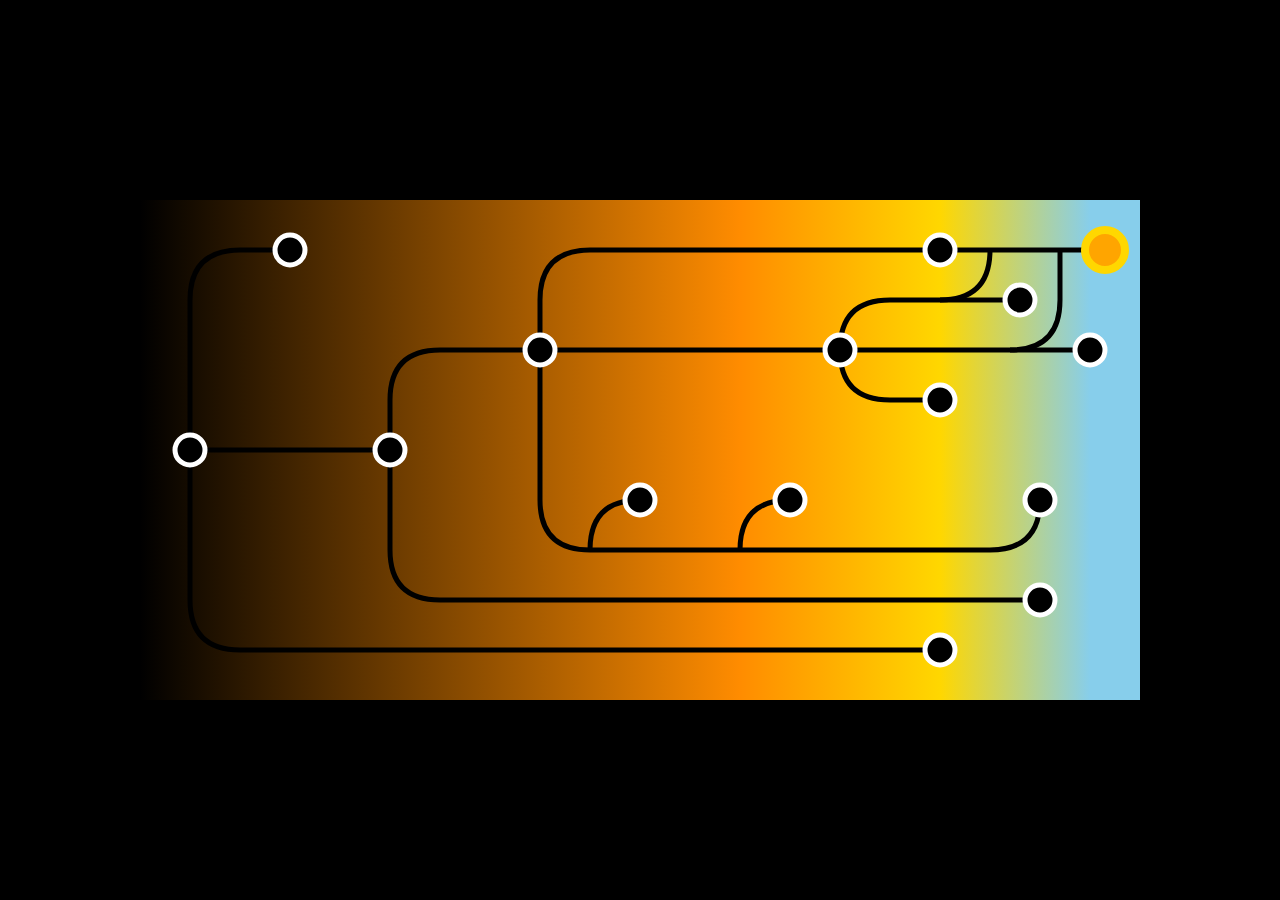
<file: humanitree/index.html>
<!DOCTYPE html>
<html lang="en">
<head>
    <title>The Humani-tree</title>
    <link rel="stylesheet" href="./style.css">
</head>
<body>
    <div id="app">
        <svg class="tree">
            <!-- BRANCHES -->

            <!-- Australopithecus to Kenyanthropus -->
            <line class="branch" x1=50 y1=250 x2=50 y2=100 />       <!--UP-->
            <path class="branch" d="M 50 100 q 0 -50 50 -50" />     <!--CURVE-->
            <line class="branch" x1=100 y1=50 x2=150 y2=50 />       <!--RIGHT-->

            <!-- Australopithecus to Homo Naledi -->
            <line class="branch" x1=50 y1=250 x2=50 y2=400 />       <!--DOWN-->
            <path class="branch" d="M 50 400 q 0 50 50 50" />       <!--CURVE-->
            <line class="branch" x1=100 y1=450 x2=800 y2=450 />     <!--RIGHT-->

            <!-- Australopithecus to Homo Habilis -->
            <line class="branch" x1=50 y1=250 x2=250 y2=250 />

            <!-- Homo Habilis to Homo Erectus -->
            <line class="branch" x1=250 y1=250 x2=250 y2=200 />     <!--UP-->
            <path class="branch" d="M 250 200 q 0 -50 50 -50" />    <!--CURVE-->
            <line class="branch" x1=300 y1=150 x2=400 y2=150 />     <!--RIGHT-->

            <!-- Homo Habilis to Homo Floresiensis -->
            <line class="branch" x1=250 y1=250 x2=250 y2=350 />     <!--UP-->
            <path class="branch" d="M 250 350 q 0 50 50 50" />      <!--CURVE-->
            <line class="branch" x1=300 y1=400 x2=900 y2=400 />     <!--RIGHT-->

            <!-- Homo Erectus to Homo Ergaster, Peking Man, Red Deer Cave People -->
            <line class="branch" x1=400 y1=150 x2=400 y2=300 />     <!--DOWN-->
            <path class="branch" d="M 400 300 q 0 50 50 50" />      <!--CURVE-->
            <line class="branch" x1=450 y1=350 x2=850 y2=350 />     <!--RIGHT-->

            <!-- Homo Erectus to Homo Ergaster -->
            <path class="branch" d="M 450 350 q 0 -50 50 -50" />    <!--CURVE-->

            <!-- Homo Erectus to Peking Man -->
            <path class="branch" d="M 600 350 q 0 -50 50 -50" />    <!--CURVE-->

            <!-- Homo Erectus to Red Deer Cave People -->
            <path class="branch" d="M 850 350 q 50 0 50 -50" />     <!--CURVE-->

            <!-- Homo Erectus to Homo Sapien -->
            <line class="branch" x1=400 y1=150 x2=400 y2=100 />     <!--UP-->
            <path class="branch" d="M 400 100 q 0 -50 50 -50" />    <!--CURVE-->
            <line class="branch" x1=450 y1=50 x2=965 y2=50 />       <!--RIGHT-->

            <!-- Homo Erectus to Homo Heidelbergensis -->
            <line class="branch" x1=400 y1=150 x2=700 y2=150 />     <!--RIGHT-->

            <!-- Homo Heidelbergensis to Homo Neanderthalensis -->
            <path class="branch" d="M 700 150 q 0 -50 50 -50 " />   <!--CURVE-->
            <line class="branch" x1=750 y1=100 x2=880 y2=100 />     <!--RIGHT-->
            <!--INTERBREEDING: Homo Neanderthalensis with Homo Sapien-->
            <path class="branch" d="M 800 100 q 50 0 50 -50" />     <!--CURVE-->

            <!-- Homo Heidelbergensis to Homo Rhodesiensis -->
            <path class="branch" d="M 700 150 q 0 50 50 50" />
            <line class="branch" x1=750 y1=200 x2=800 y2=200 />     <!--RIGHT-->

            <!-- Homo Heidelbergensis to Homo Denisovan -->
            <line class="branch" x1=700 y1=150 x2=950 y2=150 />     <!--RIGHT-->
            <!-- INTERBREEDING: Homo Denisovan to Homo Sapien -->
            <path class="branch" d="M 870 150 q 50 0 50 -50" />     <!--CURVE-->
            <line class="branch" x1=920 y1=100 x2=920 y2=50 />      <!--UP-->


            <!-- /BRANCHES -->

            <!-- NODES -->

            <!-- Australopithecus -->
            <a class="node" id="australopithecus">
                <circle cx=50 cy=250 />
                <g>
                    <rect x=70 y=190 width=138 />
                    <text x=80 y=220>Australopithecus</text>
                </g>
            </a>

            <!-- Kenyanthropus -->
            <a class="node" id="kenyanthropus">
                <circle cx=150 cy=50 />
                <g>
                    <rect x=180 y=25 width=128 />
                    <text x=190 y=55>Kenyanthropus</text>
                </g>
            </a>

            <!-- Homo Naledi -->
            <a class="node" id="homo-naledi">
                <circle cx=800 cy=450 />
                <g>
                    <rect x=830 y=425 width=113 />
                    <text x="840" y="455">Homo Naledi</text>
                </g>
            </a>

            <!-- Homo Habilis -->
            <a class="node" id="homo-habilis">
                <circle cx=250 cy=250 />
                <g>
                    <rect x=280 y=225 width=115 />
                    <text x=290 y=255>Homo Habilis</text>
                </g>
            </a>

            <!-- Homo Floresiensis -->
            <a class="node" id="homo-floresiensis">
                <circle cx=900 cy=400 />
                <g>
                    <rect x=720 y=360 width=153 />
                    <text x="730" y="390">Homo Floresiensis</text>
                </g>
            </a>
            
            <!-- Homo Erectus -->
            <a class="node" id="homo-erectus">
                <circle cx=400 cy=150 />
                <g>
                    <rect x=430 y=110 width=120 />
                    <text x="440" y="140">Homo Erectus</text>
                </g>
            </a>

            <!-- Homo Ergaster -->
            <a class="node" id="homo-ergaster">
                <circle cx=500 cy=300 />
                <g>
                    <rect x=460 y=225 width=128 />
                    <text x="470" y="255">Homo Ergaster</text>
                </g>
            </a>
            
            <!-- Peking Man -->
            <a class="node" id="peking-man">
                <circle cx=650 cy=300 />
                <g>
                    <rect x=610 y=225 width=115 />
                    <text x="620" y="255">"Peking Man"</text>
                </g>
            </a>
            
            <!-- Red Deer Cave People -->
            <a class="node" id="red-deer-cave-people">
                <circle cx=900 cy=300 />
                <g>
                    <rect x=790 y=225 width=198 />
                    <text x="800" y="255">"Red Deer Cave People"</text>
                </g>
            </a>

            <!-- Homo Sapien -->
            <a class="node" id="homo-sapien">
                <circle cx=800 cy=50 />
                <g>
                    <rect x=645 y=10 width=118 />
                    <text x="655" y="40">Homo Sapien</text>
                </g>
            </a>

            <!-- Homo Heidelbergensis -->
            <a class="node" id="homo-heidelbergensis">
                <circle cx=700 cy=150 />
                <g>
                    <rect x=490 y=140 width=180 />
                    <text x="500" y="170">Homo Heidelbergensis</text>
                </g>
            </a>

            <!-- Homo Neanderthalensis -->
            <a class="node" id="homo-neanderthalensis">
                <circle cx=880 cy=100 />
                <g>
                    <rect x=720 y=80 width=128 />
                    <text x="730" y="110">"Neanderthals"</text>
                </g>
            </a>

            <!-- Homo Rhodesiensis -->
            <a class="node" id="homo-rhodesiensis">
                <circle cx=800 cy=200 />
                <g>
                    <rect x=710 y=225 width=163 />
                    <text x="720" y="255">Homo Rhodesiensis</text>
                </g>
            </a>

            <!-- Homo Denisovan -->
            <a class="node" id="homo-denisovan">
                <circle cx=950 cy=150 />
                <g>
                    <rect x=880 y=175 width=115 />
                    <text x="890" y="205">"Denisovans"</text>
                </g>
            </a>

            <!-- Homo Sapien Sapien -->
            <a class="node" id="modern-humans" href="http://youtu.be/dQw4w9WgXcQ" target="_blank">
                <circle id="modern-human" cx=965 cy=50 />
                <g>
                    <rect x=790 y=40 width=138 />
                    <text x="800" y="70">Modern Humans</text>
                </g>
            </a>

            <!-- /NODES -->

        </svg>
        <div class="popup">
            <div class="background-overlay"></div>
            <svg id="exit">
                <line x1=10 y1=10 x2=40 y2=40 />
                <line x1=40 y1=10 x2=10 y2=40 />
            </svg>

            <section class="pictures">
                <nav>
                </nav>
                <figure class="preview">Click on an image to preview.</figure>
            </section>
            <section class="details"></section>
        </div>
    </div>

    <script src="app.js" defer></script>
</body>
</html>
</file>
<file: humanitree/style.css>
body {
    margin: 0;
    background: black;
}

#app {
    height: 500px;
    width: 1000px;
    position: absolute;
    top: 50%;
    left: 50%;
    font-family: Helvetica, sans-serif;
    transform: translate(-50%, -50%);
    background: linear-gradient(to right, black 0%, darkorange 60%, gold 80%, skyblue 95%);
}

svg.tree {
    height: 100%;
    width: 100%;
    position: absolute;
    z-index: -1;
}

.branch {
    stroke-width: 5px;
    stroke: black;
    fill: none;
}

.node circle {
    stroke: white;
    stroke-width: 5px;
    fill: black;
    r: 15px;
    transition: 0.3s;
}

@keyframes name-appear {
    from {
        opacity: 0;
    }
    to {
        opacity: 1;
    }
}

.node g {
    display: none;
}

.node g rect {
    fill: black;
    opacity: 0.9;
    height: 48px;
    rx: 10px;
    ry: 10px;
}

.node g text {
    fill: white;
}

.node circle:hover {
    stroke: lime;
    stroke-width: 10px;
    fill: white;
    r: 18px;
}

.node circle:hover ~ g {
    display: inline;
    animation-name: name-appear;
    animation-fill-mode:forwards;
    animation-duration: 0.3s;
}

.node #modern-human {
    r: 20px;
    stroke-width: 8px;
    stroke: gold;
    fill: orange;
}

.node #modern-human:hover {
    r: 24px;
    stroke: yellow;
    stroke-width: 12px;
    fill: gold;
}

.popup {
    height: 100%;
    width: 100%;
    display: none;
    z-index: 0;
}

.popup #exit {
    height: 50px;
    width: 50px;
    float: right;
}

.popup #exit line {
    stroke-width: 3px;
    stroke: gray;
    z-index: 1;
    transform-origin: 50% 50%;
    transition: 0.2s;
}

.popup #exit:hover line {
    stroke-width: 5px;
    stroke: white;
    transform: rotate(90deg);
}

.popup .background-overlay {
    height: 100%;
    width: 100%;
    background: black;
    opacity: 0.8;
    position: fixed;
    z-index: -1;
}

.popup section {
    height: 85%;
    width: 42.5%;
    margin-top: 4%;
    margin-left: 5%;
    background: white;
    float: left;
    transform-origin: 50% 50%;
    z-index: 1;
}

.popup section.pictures {
    background: gray;
}

section.pictures nav {
    height: 30%;
    padding-right: 4%;
    background: #333;
    overflow-x: scroll;
    white-space: nowrap;
}

section.pictures nav img {
    height: 70%;
    margin-top: 4%;
    margin-left: 4%;
    box-shadow: 0 0 20px black;
    display: inline;
    box-sizing: border-box;
    border-radius: 10px;
    border: solid 3px white;
}

section.pictures nav img:hover {
    border: solid 3px lime;
    box-shadow: 0 0 10px white;
}

section.pictures nav img.selected {
    transform: translate(0, -5px);
    box-shadow: 0 0 40px yellow;
    border: solid 3px gold;
    transition: 0.2s;

}

section.pictures .preview {
    height: 70%;
    width: 100%;
    margin: 0;
    padding: 5%;
    box-sizing: border-box;
    background: #222;
    font-size: 1.5em;
    line-height: 5em;
    text-align: center;
    color: white;
}

figure.preview img {
    max-height: 100%;
    max-width: 100%;
}

section.details {
    padding: 0 25px;
    box-sizing: border-box;
    text-align: center;
    line-height: 1.5em;
}

section.details h1 {
    text-decoration: underline;
}

section.details h2 {
    font-size: 1.2em;
}
</file>
